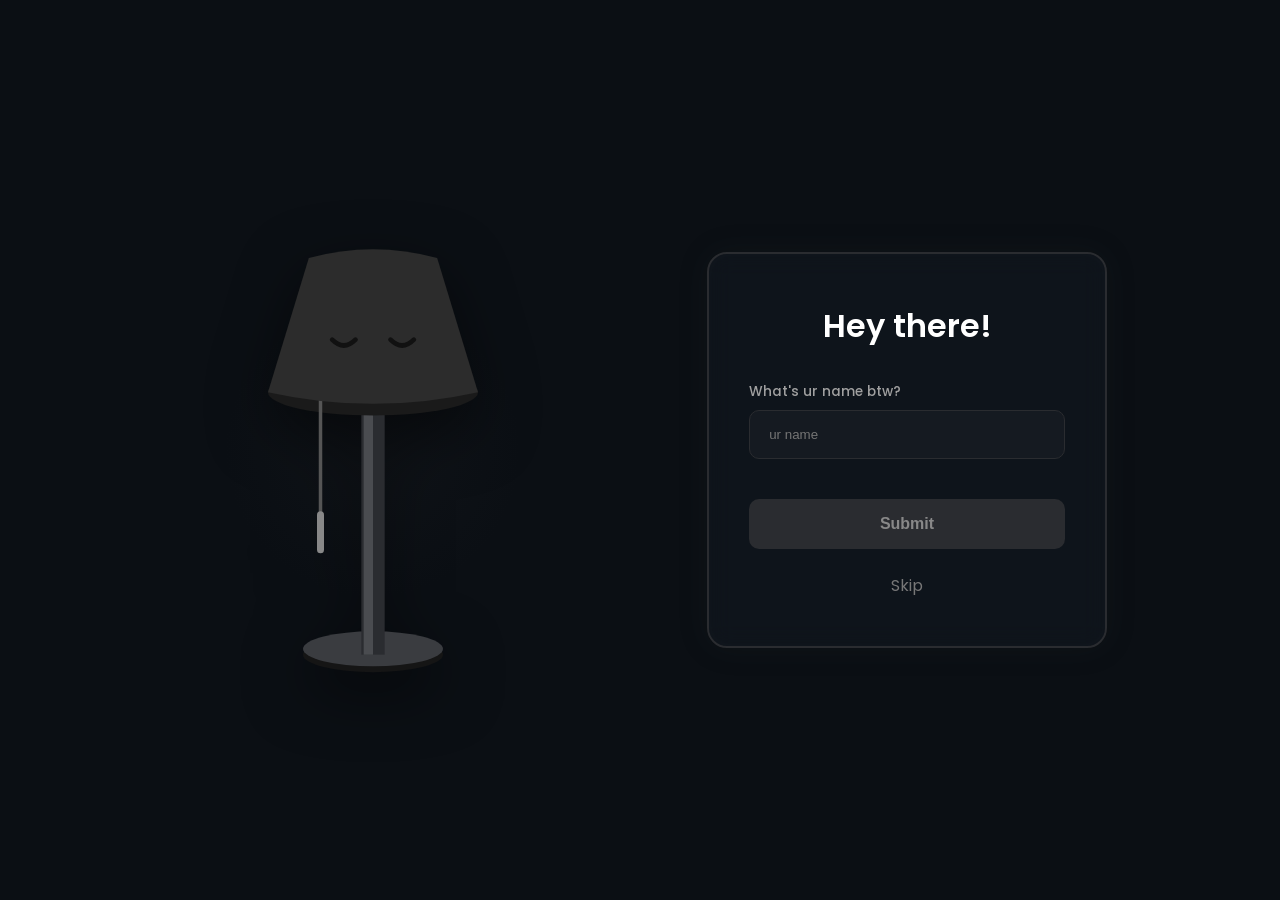
<file: index.html>
<!doctype html>
<html lang="en">
  <head>
    <meta charset="UTF-8" />
    <meta name="viewport" content="width=device-width, initial-scale=1.0" />
    <title>Hi</title>
    <style>
      @import url("https://fonts.googleapis.com/css2?family=Poppins:wght@400;500;600;700&display=swap");

      :root {
        --bg-color: #0b0f14;
        --font-family: "Poppins", sans-serif;
        --theme-color: #2a2c30;
        --theme-glow-rgb: 42, 44, 48;
        --shade-color: #2c2c2c;
        --bulb-color: #1a1a1a;
        --light-opacity: 0;
        --btn-text-color: #888;
        --btn-bg: #2a2c30;
      }

      * {
        margin: 0;
        padding: 0;
        box-sizing: border-box;
      }

      body {
        background-color: var(--bg-color);
        color: #ffffff;
        font-family: var(--font-family);
        min-height: 100vh;
        display: flex;
        justify-content: center;
        align-items: center;
        overflow-x: hidden;
      }

      .container {
        display: flex;
        width: 100%;
        max-width: 1100px;
        height: 600px;
        padding: 2rem;
        gap: 2rem;
      }

      .lamp-section {
        flex: 1;
        display: flex;
        justify-content: center;
        align-items: center;
        position: relative;
      }

      .lamp-svg {
        width: 100%;
        max-width: 350px;
        height: auto;
        overflow: visible;
        filter: drop-shadow(0 20px 30px rgba(0, 0, 0, 0.5));
      }

      .shade-main {
        fill: var(--shade-color);
        transition: fill 0.6s ease;
      }
      .shade-inner {
        fill: var(--bulb-color);
        transition: fill 0.6s ease;
      }
      .light-cone {
        opacity: var(--light-opacity);
        transition: opacity 0.6s ease;
      }
      .face-sleep {
        transition: opacity 0.3s ease;
      }
      .face-awake {
        opacity: 0;
        transition: opacity 0.3s ease;
      }

      .pull-string-group {
        cursor: pointer;
        transform-origin: top;
        transition: transform 0.2s cubic-bezier(0.175, 0.885, 0.32, 1.275);
      }
      .pull-string-group:hover .string-handle {
        stroke: #ffffff;
      }

      .lamp-ambient-glow {
        position: absolute;
        width: 300px;
        height: 300px;
        background: radial-gradient(
          circle,
          rgba(var(--theme-glow-rgb), 0.15) 0%,
          transparent 70%
        );
        top: 50%;
        left: 50%;
        transform: translate(-50%, -50%);
        z-index: -1;
        transition: background 0.6s ease;
        pointer-events: none;
      }

      .login-section {
        flex: 1;
        display: flex;
        justify-content: center;
        align-items: center;
      }

      .login-card {
        width: 100%;
        max-width: 400px;
        background: rgba(18, 24, 32, 0.6);
        backdrop-filter: blur(12px);
        padding: 3rem 2.5rem;
        border-radius: 20px;
        border: 2px solid var(--theme-color);
        box-shadow:
          0 0 30px rgba(var(--theme-glow-rgb), 0.15),
          inset 0 0 15px rgba(255, 255, 255, 0.02);
        transition:
          border-color 0.6s ease,
          box-shadow 0.6s ease;
      }

      .login-card h2 {
        font-size: 2rem;
        font-weight: 600;
        text-align: center;
        margin-bottom: 2rem;


      }
      .input-group {
        margin-bottom: 1.5rem;
        display: flex;
        flex-direction: column;
      }
      .input-group label {
        font-size: 0.85rem;
        color: #a0a0a0;
        margin-bottom: 0.5rem;
        font-weight: 500;
      }

      .input-group input {
        background: #151a21;
        border: 1px solid #2a2c30;
        padding: 1rem 1.2rem;
        border-radius: 10px;
        color: #fff;
        outline: none;
        transition:
          border-color 0.3s ease,
          box-shadow 0.3s ease;
      }
      .input-group input:focus {
        border-color: var(--theme-color);
        box-shadow: 0 0 10px rgba(var(--theme-glow-rgb), 0.3);
      }

      .login-btn {
        width: 100%;
        padding: 1rem;
        border: none;
        border-radius: 10px;
        background: var(--btn-bg);
        color: var(--btn-text-color);
        font-size: 1rem;
        font-weight: 600;
        cursor: pointer;
        margin-top: 1rem;
        transition: all 0.4s ease;
      }

      .login-btn:hover {
        filter: brightness(1.1);
        transform: translateY(-2px);
      }
      .forgot-pass {
        display: block;
        text-align: center;
        margin-top: 1.5rem;
        color: #777;
        text-decoration: none;
      }
      .forgot-pass:hover {
        color: #fff;
      }

      @media (max-width: 768px) {
        .container {
          flex-direction: column;
          height: auto;
        }
        .lamp-svg {
          max-width: 250px;
        }
      }
    </style>
  </head>
  <body>
    <div class="container">
      <div class="lamp-section">
        <div class="lamp-ambient-glow"></div>
        <svg
          class="lamp-svg"
          viewBox="0 0 300 450"
          xmlns="http://www.w3.org/2000/svg"
        >
          <defs>
            <linearGradient
              id="lightConeGrad"
              x1="0%"
              y1="0%"
              x2="0%"
              y2="100%"
            >
              <stop offset="0%" stop-color="#ffffff" stop-opacity="0.8" />
              <stop offset="100%" stop-color="#ffffff" stop-opacity="0" />
            </linearGradient>
            <clipPath id="mouthClip">
              <path d="M 125 155 Q 150 190 175 155 Z" />
            </clipPath>
          </defs>

          <polygon
            points="90,180 210,180 320,450 -20,450"
            fill="url(#lightConeGrad)"
            class="light-cone"
          />
          <ellipse cx="150" cy="400" rx="60" ry="15" fill="#151515" />
          <ellipse cx="150" cy="395" rx="60" ry="15" fill="#3a3c40" />
          <rect x="140" y="180" width="20" height="220" fill="#2a2c30" />
          <rect x="142" y="180" width="8" height="220" fill="#4a4c50" />
          <ellipse cx="150" cy="175" rx="90" ry="20" class="shade-inner" />

          <g class="pull-string-group" onclick="toggleLamp()">
            <line
              x1="105"
              y1="180"
              x2="105"
              y2="280"
              stroke="#555"
              stroke-width="3"
            />
            <line
              x1="105"
              y1="280"
              x2="105"
              y2="310"
              stroke="#888"
              stroke-width="6"
              stroke-linecap="round"
              class="string-handle"
            />
          </g>

          <path
            d="M 95 60 Q 150 45 205 60 L 240 175 Q 150 195 60 175 Z"
            class="shade-main"
          />

          <g class="face-sleep">
            <path
              d="M 115 130 Q 125 140 135 130"
              stroke="#111"
              stroke-width="4"
              fill="none"
              stroke-linecap="round"
            />
            <path
              d="M 165 130 Q 175 140 185 130"
              stroke="#111"
              stroke-width="4"
              fill="none"
              stroke-linecap="round"
            />
          </g>

          <g class="face-awake">
            <path
              d="M 115 130 Q 125 115 135 130"
              stroke="#111"
              stroke-width="4"
              fill="none"
              stroke-linecap="round"
            />
            <path
              d="M 165 130 Q 175 115 185 130"
              stroke="#111"
              stroke-width="4"
              fill="none"
              stroke-linecap="round"
            />
            <g>
              <path d="M 125 155 Q 150 190 175 155 Z" fill="#111" />
              <path
                d="M 140 165 Q 150 190 160 165 Z"
                fill="#f87171"
                clip-path="url(#mouthClip)"
              />
            </g>
          </g>
        </svg>
      </div>

      <div class="login-section">
        <div class="login-card">
          <h2>Hey there!</h2>
          
          <form onsubmit="event.preventDefault(); senddata();">
            <div class="input-group">
              <label>What's ur name btw?</label>
              <input type="text" id="name" placeholder="ur name" maxlength="11"/>
            </div>
            <h6 id="Error" style="color: rgb(241, 78, 182); font-weight: bold;" onclick="cls()"></h6>
            <button type="submit" class="login-btn">Submit</button>
          </form>
          <a href="main.html" class="forgot-pass">Skip</a>
        </div>
      </div>
    </div>

    <script>
        //lamp
      const lampStates = [
    { 
        lamp: "OFF", 
        themeColor: "#2a2c30", 
        themeGlowRGB: "42, 44, 48", 
        shadeColor: "#2c2c2c", 
        bulbColor: "#1a1a1a", 
        lightOpacity: "0", 
        btnBg: "#2a2c30", 
        btnText: "#888", 
        faceAwakeOpacity: "0", 
        faceSleepOpacity: "1" 
    },
    
    { 
        lamp: "ON", 
        themeColor: "#a855f7", 
        themeGlowRGB: "168, 85, 247", 
        shadeColor: "#5b476b", 
        bulbColor: "#f3e8ff", 
        lightOpacity: "0.2", 
        btnBg: "#a855f7", 
        btnText: "#fff", 
        faceAwakeOpacity: "1", 
        faceSleepOpacity: "0" 
    },
    
    { 
        lamp: "OFF", 
        themeColor: "#2a2c30", 
        themeGlowRGB: "42, 44, 48", 
        shadeColor: "#2c2c2c", 
        bulbColor: "#1a1a1a", 
        lightOpacity: "0", 
        btnBg: "#2a2c30", 
        btnText: "#888", 
        faceAwakeOpacity: "0", 
        faceSleepOpacity: "1" 
    },
    
    { 
        lamp: "ON", 
        themeColor: "#2dd4bf", 
        themeGlowRGB: "45, 212, 191", 
        shadeColor: "#455e5a", 
        bulbColor: "#e6fffa", 
        lightOpacity: "0.2", 
        btnBg: "#2dd4bf", 
        btnText: "#fff", 
        faceAwakeOpacity: "1", 
        faceSleepOpacity: "0" 
    }
];

      let currentStateIndex = 0;
      const pullString = document.querySelector(".pull-string-group");
      const rootStyles = document.documentElement.style;
      const faceAwake = document.querySelector(".face-awake");
      const faceSleep = document.querySelector(".face-sleep");

      function toggleLamp() {
        pullString.style.transform = "translateY(15px)";
        setTimeout(() => {
          pullString.style.transform = "translateY(0)";
        }, 150);

        currentStateIndex = (currentStateIndex + 1) % lampStates.length;
        const config = lampStates[currentStateIndex];

        rootStyles.setProperty("--theme-color", config.themeColor);
        rootStyles.setProperty("--theme-glow-rgb", config.themeGlowRGB);
        rootStyles.setProperty("--shade-color", config.shadeColor);
        rootStyles.setProperty("--bulb-color", config.bulbColor);
        rootStyles.setProperty("--light-opacity", config.lightOpacity);
        rootStyles.setProperty("--btn-bg", config.btnBg);
        rootStyles.setProperty("--btn-text-color", config.btnText);

        faceAwake.style.opacity = config.faceAwakeOpacity;
        faceSleep.style.opacity = config.faceSleepOpacity;
      }


      // log
      function senddata() {
            const name = document.getElementById("name").value;
            const error = document.getElementById("Error");
            
            if (name.trim() === "") {
                error.innerText = "u can skip this page if u want";
                return;
            }
            
            localStorage.setItem("userName", name);
            
            window.location.href = "main.html";
        }

      function cls(){
        const error = document.getElementById("Error");
        error.innerText = "";
      }


    </script>
  </body>
</html>
</file>
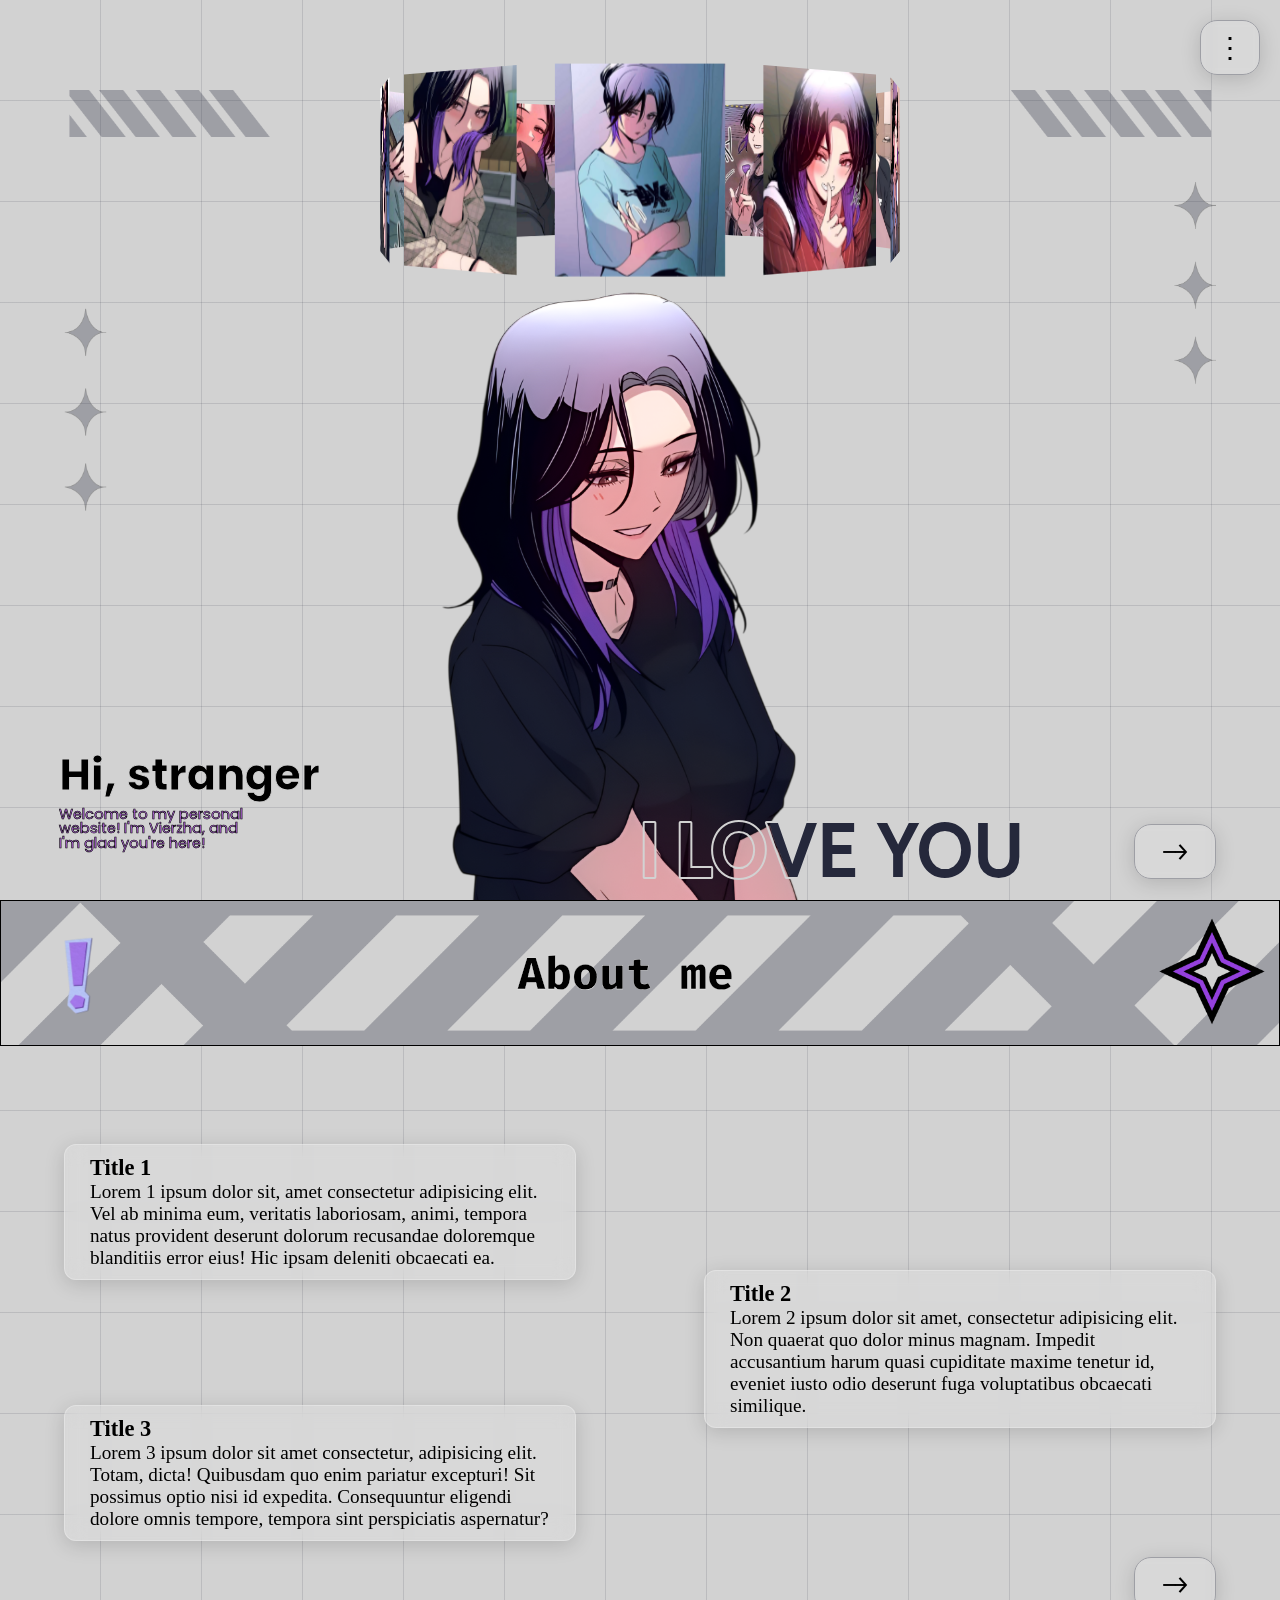
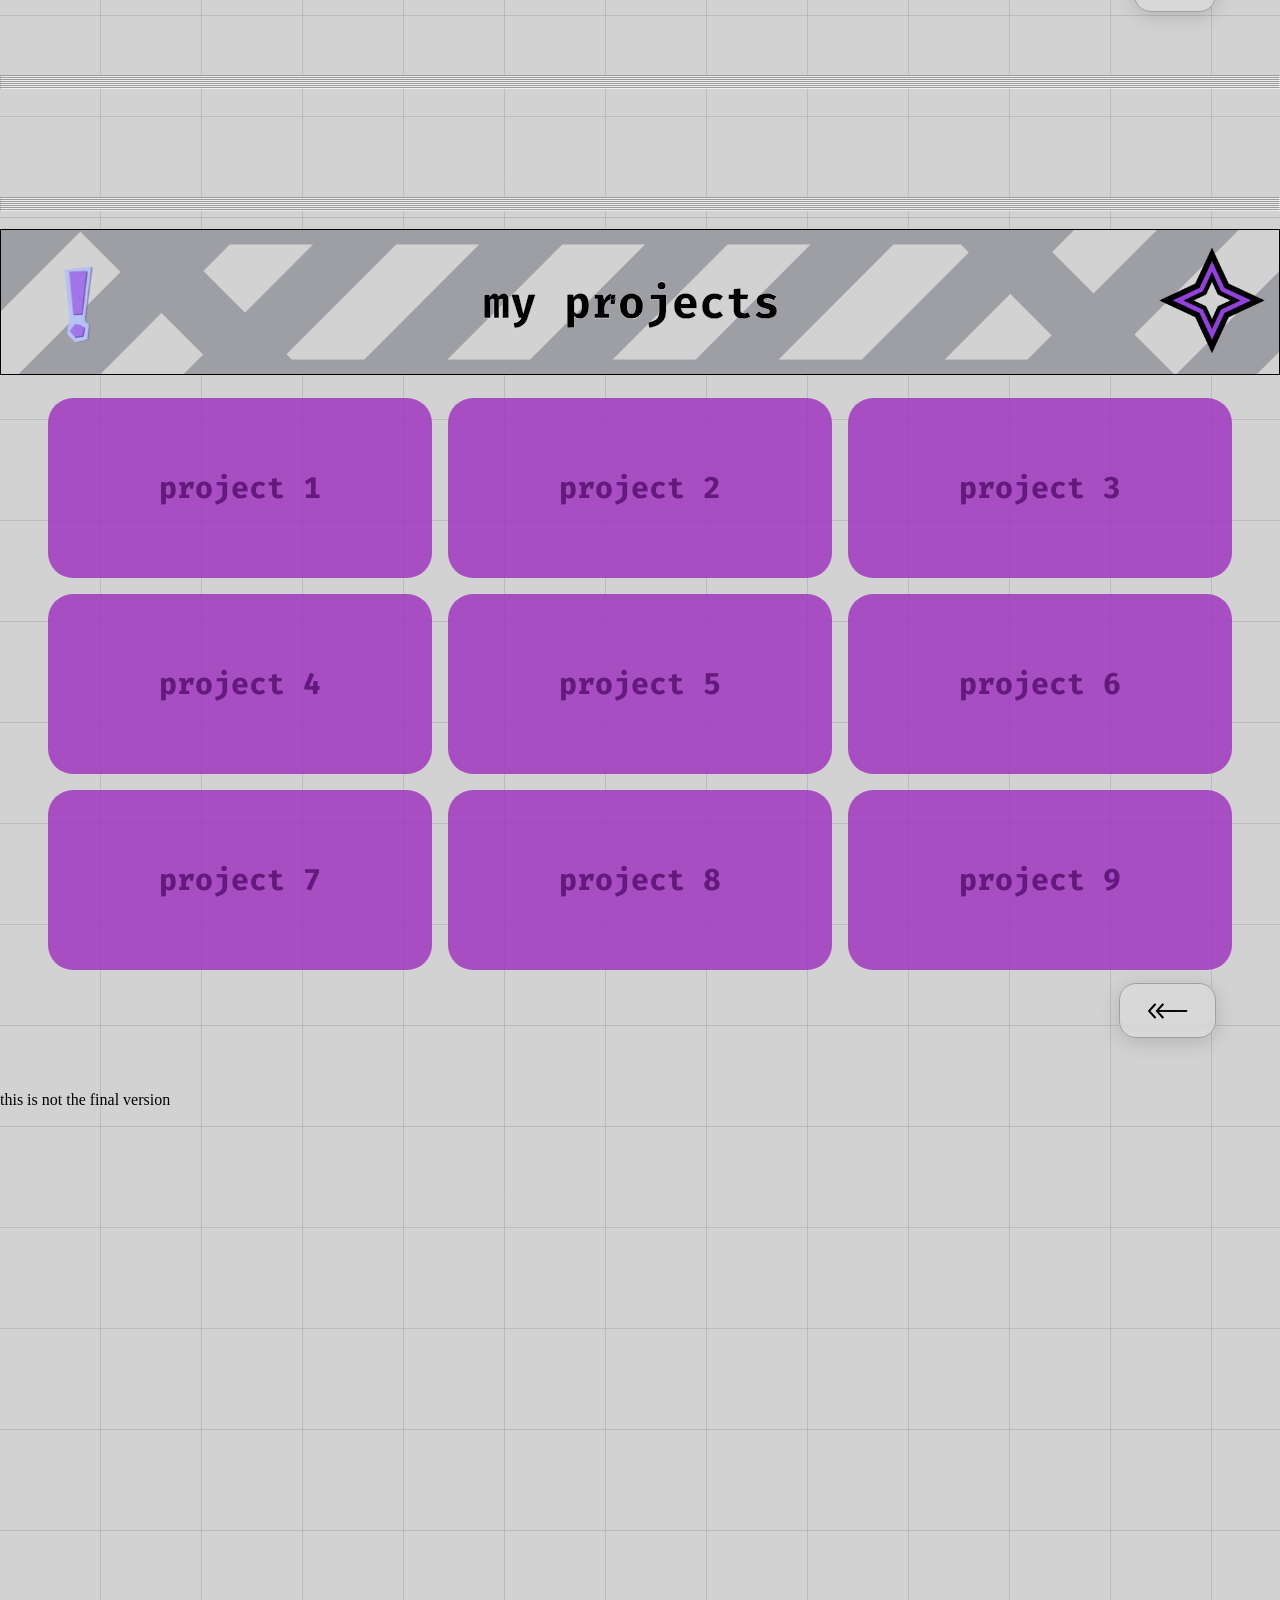
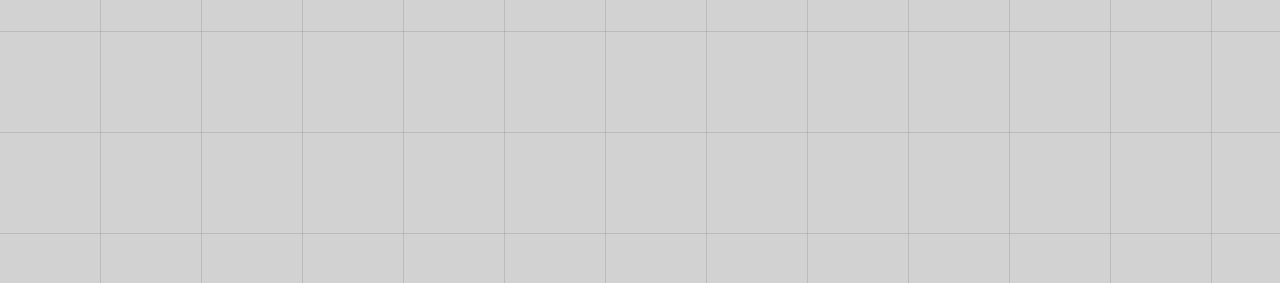
<file: main.html>
<!-- index.html -->
<!doctype html>
<html lang="en">
  <head>
    <meta charset="UTF-8" />
    <meta name="viewport" content="width=device-width, initial-scale=1.0" />
    <link href="/css/base.css" rel="stylesheet" />
    <link href="/css/slider.css" rel="stylesheet" />
    <title>Vierzha</title>

    <!-- favicon -->
    <link
      rel="apple-touch-icon"
      sizes="57x57"
      href="fav/apple-icon-57x57.png"
    />
    <link
      rel="apple-touch-icon"
      sizes="60x60"
      href="fav/apple-icon-60x60.png"
    />
    <link
      rel="apple-touch-icon"
      sizes="72x72"
      href="fav/apple-icon-72x72.png"
    />
    <link
      rel="apple-touch-icon"
      sizes="76x76"
      href="fav/apple-icon-76x76.png"
    />
    <link
      rel="apple-touch-icon"
      sizes="114x114"
      href="fav/apple-icon-114x114.png"
    />
    <link
      rel="apple-touch-icon"
      sizes="120x120"
      href="fav/apple-icon-120x120.png"
    />
    <link
      rel="apple-touch-icon"
      sizes="144x144"
      href="fav/apple-icon-144x144.png"
    />
    <link
      rel="apple-touch-icon"
      sizes="152x152"
      href="fav/apple-icon-152x152.png"
    />
    <link
      rel="apple-touch-icon"
      sizes="180x180"
      href="fav/apple-icon-180x180.png"
    />

    <link
      rel="icon"
      type="image/png"
      sizes="192x192"
      href="fav/android-icon-192x192.png"
    />
    <link
      rel="icon"
      type="image/png"
      sizes="32x32"
      href="fav/favicon-32x32.png"
    />
    <link
      rel="icon"
      type="image/png"
      sizes="96x96"
      href="fav/favicon-96x96.png"
    />
    <link
      rel="icon"
      type="image/png"
      sizes="16x16"
      href="fav/favicon-16x16.png"
    />

    <link rel="manifest" href="manifest.json" />

    <meta name="msapplication-TileColor" content="#ffffff" />
    <meta name="msapplication-TileImage" content="fav/ms-icon-144x144.png" />

    <meta name="theme-color" content="#ffffff" />
  </head>
  <body>
    <div class="menu-container">
      <button class="menu-button" id="menuBtn">&#8942;</button>
      <div class="dropdown-content" id="dropdownMenu">
        <a href="#home">Home</a>
        <a href="#about">About Me</a>
        <a href="#projects">My Projects</a>
        <a href="#" onclick="logout()">Logout</a>
      </div>
    </div>

    <!-- Main container for the 3D slider and content -->
    <div id="home" class="banner">
      <!-- 3D slider container -->
      <div class="slider" style="--quantity: 10">
        <div class="item" style="--position: 1">
          <a href="https://github.com/vierzhaa">
            <img src="/images/haein1.jpeg" alt="haein 1" />
          </a>
        </div>
        <div class="item" style="--position: 2">
          <img src="/images/haein2.jpeg" alt="haein 2" />
        </div>
        <div class="item" style="--position: 3">
          <img src="/images/haein3.jpeg" alt="haein 3" />
        </div>
        <div class="item" style="--position: 4">
          <img src="/images/haein4.jpeg" alt="haein 4" />
        </div>
        <div class="item" style="--position: 5">
          <img src="/images/haein5.jpeg" alt="haein 5" />
        </div>
        <div class="item" style="--position: 6">
          <img src="/images/haein6.jpeg" alt="haein 6" />
        </div>
        <div class="item" style="--position: 7">
          <img src="/images/haein7.jpeg" alt="haein 7" />
        </div>
        <div class="item" style="--position: 8">
          <img src="/images/haein8.jpeg" alt="haein 8" />
        </div>
        <div class="item" style="--position: 9">
          <img src="/images/haein9.jpeg" alt="haein 9" />
        </div>
        <div class="item" style="--position: 10">
          <img src="/images/haein10.jpeg" alt="haein 10" />
        </div>
      </div>
      <div class="content">
        <h1 data-content="I LOVE YOU">I LOVE YOU</h1>
        <div class="author">
          <h2 id="sayhi" data-content="Hi, stranger">Hi, stranger</h2>
          <p
            data-content="Welcome to my personal website! I'm Vierzha, and I'm glad you're here!"
            class="description"
          >
            Welcome to my personal website! I'm Vierzha, and I'm glad you're here!
          </p>
        </div>
        <div class="next"><a href="#about">  ->  </a></div>
        <div class="model"></div>
      </div>
    </div>
    <div id="about" class="banner-box">
      <img class="h" src="images/sep.png" alt="sep" />
      <img class="exl" src="images/exl.png" alt="" />
      <h2 class="headsc">About me</h2>
    </div>
    <div class="sliderrr" style="--width: 100px; --height: 50px; --quantity: 8">
      <div class="list">
        <div class="item" style="--position: 1">
          <img src="images/vb.png" alt="1" />
        </div>
        <div class="item" style="--position: 2">
          <img src="images/va.png" alt="2" />
        </div>
        <div class="item" style="--position: 3">
          <img src="images/vs.png" alt="3" />
        </div>
        <div class="item" style="--position: 4">
          <img src="images/vx.png" alt="4" />
        </div>
        <div class="item" style="--position: 5">
          <img src="images/vy.png" alt="5" />
        </div>
        <div class="item" style="--position: 6">
          <img src="images/vz.png" alt="6" />
        </div>
        <div class="item" style="--position: 7">
          <img src="images/vr.png" alt="7" />
        </div>
        <div class="item" style="--position: 8">
          <img src="images/vg.png" alt="8" />
        </div>
      </div>
    </div>
    <br />
    <div class="text">
      <div class="parag1">
        <h3>Title 1</h3>
        <p>
          Lorem 1 ipsum dolor sit, amet consectetur adipisicing elit. Vel ab
          minima eum, veritatis laboriosam, animi, tempora natus provident
          deserunt dolorum recusandae doloremque blanditiis error eius! Hic
          ipsam deleniti obcaecati ea.
        </p>
      </div>
      <div class="parag2">
        <h3>Title 2</h3>
        <p>
          Lorem 2 ipsum dolor sit amet, consectetur adipisicing elit. Non
          quaerat quo dolor minus magnam. Impedit accusantium harum quasi
          cupiditate maxime tenetur id, eveniet iusto odio deserunt fuga
          voluptatibus obcaecati similique.
        </p>
      </div>
      <div class="parag3">
        <h3>Title 3</h3>
        <p>
          Lorem 3 ipsum dolor sit amet consectetur, adipisicing elit. Totam,
          dicta! Quibusdam quo enim pariatur excepturi! Sit possimus optio nisi
          id expedita. Consequuntur eligendi dolore omnis tempore, tempora sint
          perspiciatis aspernatur?
        </p>
      </div>
      <div class="next2"><a href="#projects">  ->  </a></div>
      <!-- <div class="parag4">
        <h3>Title 4</h3>
        <p>
          Lorem 4, ipsum dolor sit amet consectetur adipisicing elit. Modi
          voluptatem assumenda soluta voluptatum vitae magni. Dolorem rerum, ab,
          dolores porro pariatur excepturi reiciendis obcaecati, delectus odit
          deleniti amet minima inventore?
        </p>
      </div>
      <div class="parag5">
        <h3>Title 5</h3>
        <p>
          Lorem 5 ipsum, dolor sit amet consectetur adipisicing elit. Iusto non
          suscipit deleniti quia, distinctio animi blanditiis nam odio aliquam
          rerum quam voluptates sed corrupti praesentium architecto veniam cum
          in delectus?
        </p>
      </div> -->
    </div>
    <!-- <div
      class="sliderr"
      reverse="true"
      style="--width: 10vw; --quantity: 7"
    >
      <div class="list">
        <div class="item" style="--position: 1">
          <img src="images/slider2_1.jpeg" alt="" />
        </div>
        <div class="item" style="--position: 2">
          <img src="images/slider2_2.jpeg" alt="" />
        </div>
        <div class="item" style="--position: 3">
          <img src="images/slider2_3.jpeg" alt="" />
        </div>
        <div class="item" style="--position: 4">
          <img src="images/slider2_4.jpeg" alt="" />
        </div>
        <div class="item" style="--position: 5">
          <img src="images/slider2_5.jpeg" alt="" />
        </div>
        <div class="item" style="--position: 6">
          <img src="images/slider2_6.jpeg" alt="" />
        </div>
        <div class="item" style="--position: 7">
          <img src="images/slider2_7.jpeg" alt="" />
        </div>
      </div>
    </div> -->
    <hr />
    <hr />
    <hr />
    <hr />
    <hr />
    <hr />
    <hr />
    <br /><br /><br /><br /><br /><br />
    <hr />
    <hr />
    <hr />
    <hr />
    <hr />
    <hr />
    <hr />
    <br />
    <div id="projects" class="banner-box2">
      <img class="h" src="images/sep.png" alt="sep" />
      <img class="exl" src="images/exl.png" alt="" />
      <h2 class="headsc2">my projects</h2>
    </div>
    <div class="grid-container">
      <div class="g-item"><h3>project 1</h3></div>
      <div class="g-item"><h3>project 2</h3></div>
      <div class="g-item"><h3>project 3</h3></div>
      <div class="g-item"><h3>project 4</h3></div>
      <div class="g-item"><h3>project 5</h3></div>
      <div class="g-item"><h3>project 6</h3></div>
      <div class="g-item"><h3>project 7</h3></div>
      <div class="g-item"><h3>project 8</h3></div>
      <div class="g-item"><h3>project 9</h3></div>
    </div>
    <div class="next3"><a href="#home">  <<-  </a></div>
    <br /><br /><br /><br /><br /><br />
    <div class="w">
      <p class="wr">this is not the final version</p>
    </div>
    <br /><br /><br /><br /><br /><br /><br /><br /><br /><br /><br /><br /><br /><br /><br /><br /><br /><br /><br /><br /><br /><br /><br /><br /><br /><br /><br /><br /><br /><br /><br /><br /><br /><br /><br /><br /><br /><br /><br /><br /><br /><br /><br />
    <script src="script.js"></script>
  </body>
</html>
</file>
<file: css/base.css>
/* base.css */
/* Reset default browser styles */
* {
  margin: 0;
  padding: 0;
  box-sizing: border-box;
}

/* Set the background for the entire page */
body {
  background-color: #d2d2d2;
  /* Create a grid pattern using repeating linear gradients */
  background-image: 
    /* Vertical lines */
    repeating-linear-gradient(
      to right,
      transparent 0 100px,
      #25283b22 100px 101px
    ),
    /* Horizontal lines */
    repeating-linear-gradient(
        to bottom,
        transparent 0 100px,
        #25283b22 100px 101px
      );
}

/* Add a decorative background image to the body */
body::before {
  position: absolute;
  width: min(1400px, 90vw); /* Responsive width */
  top: 10%;
  left: 50%;
  height: 90%;
  transform: translateX(-50%); /* Center the element */
  content: ""; /* Required for pseudo-elements */
  background-image: url("/images/bg.png");
  background-size: 100%;
  background-repeat: no-repeat;
  background-position: top center;
  pointer-events: none; /* Prevents the pseudo-element from interfering with user interactions */
}
</file>
<file: css/slider.css>
/* slider.css */

@import url('https://fonts.googleapis.com/css2?family=Fira+Code:wght@300..700&display=swap');

@font-face {
  font-family: "ICA Rubrik Bold";
  font-style: normal;
  font-weight: normal;
  src:
    local("ICA Rubrik Bold"),
    url("/fonts/ICARubrikBold.woff") format("woff");
}

@font-face {
  font-family: "Poppins Regular";
  font-style: normal;
  font-weight: normal;
  src:
    local("Poppins Regular"),
    url("/fonts/Poppins-Regular.woff") format("woff");
}

@font-face {
  font-family: "Poppins Bold";
  font-style: normal;
  font-weight: normal;
  src:
    local("Poppins Bold"),
    url("/fonts/Poppins-Bold.woff") format("woff");
}

html {
  scroll-behavior: smooth;
}

a {
  text-decoration: none;
  color: inherit;
}

.menu-container {
  position: fixed;
  top: 20px;
  right: 20px;
  z-index: 1000;
}

.menu-button {
  background: rgba(255, 255, 255, 0.15);
  backdrop-filter: blur(3px);
  -webkit-backdrop-filter: blur(3px);
  padding: 10px 25px;
  border-radius: 17px;
  border: 1px solid #9e9fa5;
  box-shadow: 0 4px 20px rgba(0, 0, 0, 0.15);
  color: black;
  font-size: 28px;
  padding: 10px 15px;
  cursor: pointer;
  transition: 
    border 0.5s ease,
    border-radius 0.5s ease-in-out;
  
  
}

.menu-button:hover {
  border: 1px solid #9440dd;
  border-radius: 50%;
}

.dropdown-content {
  display: none;
  position: absolute;
  right: 0;
  top: 60px;
  background: rgba(255, 255, 255, 0.15);
  backdrop-filter: blur(5px);
  -webkit-backdrop-filter: blur(5px);
  padding: 10px 25px;
  border-radius: 17px;
  border: 1px solid #9e9fa5;
  box-shadow: 0 4px 20px rgba(0, 0, 0, 0.15);
  min-width: 160px;
  
  overflow: hidden;
}

.dropdown-content a {
  color: black;
  padding: 12px 16px;
  text-decoration: none;
  display: block;
  transition: color 0.3s ease,
  padding 1s ease,;
}

.dropdown-content a:hover {
  color: #272b47;
  padding: 16px 20px;
  background: rgba(255, 255, 255, 0.15);
  backdrop-filter: blur(1px);
  -webkit-backdrop-filter: blur(1px);
  box-shadow: 0 4px 20px rgba(0, 0, 0, 0.15);
  border-radius: 17px;
  border: 1px solid #9e9fa5;
  
}

.show {
  display: block;
}

.content-section {
  height: 100vh;
  display: flex;
  justify-content: center;
  align-items: center;
  border-bottom: 1px solid #ccc;
}

.banner {
  width: 100%;
  height: 100vh;
  text-align: center;
  overflow: hidden;
  position: relative;
}

.banner .slider {
  position: absolute;
  top: 10%;
  width: 8rem;
  height: 10rem;
  left: calc(50% - 4rem);
  transform-style: preserve-3d;
  transform: perspective(62.5rem);
  animation: autoRun 15s linear infinite;
  z-index: 2;
}

.banner .slider:has(.item:hover) {
  animation-play-state: paused;
}

.banner .slider .item {
  position: absolute;
  inset: 0 0 0 0;
  transform: rotateY(
      calc((var(--position) - 1) * (360 / var(--quantity)) * 1deg)
    )
    translateZ(15.5rem);
}

.banner .slider .item img {
  width: 100%;
  height: 100%;
  object-fit: cover;
  transition:
    transform 0.4s ease,
    box-shadow 0.4s ease;
  cursor: pointer;
}

.banner .slider .item:hover img {
  transform: translateY(-12px) scale(1.04);
  box-shadow: 0 24px 48px rgb(255, 255, 255);
}

@keyframes autoRun {
  from {
    transform: perspective(62.5rem) rotateX(-16deg) rotateY(0deg);
  }
  to {
    transform: perspective(62.5rem) rotateX(-16deg) rotateY(360deg);
  }
}

.banner .content {
  position: absolute;
  bottom: 0;
  left: 50%;
  transform: translateX(-50%);
  width: min(1400px, 100vw);
  height: max-content;
  padding-bottom: 5px;
  display: flex;
  flex-wrap: wrap;
  justify-content: space-between;
  align-items: center;
  z-index: 1;
}

.banner .content h1 {
  font-family: "ICA Rubrik Bold";
  font-size: 5em;
  line-height: 1em;
  color: #25283b;
  position: absolute;
  bottom: 10px;
  left: 50vw;
}

.banner .content h1::after {
  position: absolute;
  inset: 0 0 0 0;
  content: attr(data-content);
  z-index: 2;
  -webkit-text-stroke: 2px #d2d2d2;
  color: transparent;
}

.banner .content .author {
  font-family: "Poppins Bold";
  font-size: 90%;
  text-align: left;
  position: absolute;
  bottom: 50px;
  right: 75vw;
}

/* .banner .content .description {
  right: 10px;
  max-width: 200px;
  line-height: 1;
  font-family: "Poppins Regular";
  text-align: left;
} */

.banner .content h2 {
  font-size: 3em;
  position: relative;
}

.banner .content h2::after {
  position: absolute;
  inset: 0 0 0 0;
  content: attr(data-content);
  z-index: 2;
  -webkit-text-stroke: 0.07vw #d2d2d2;
  color: transparent;
}

.banner .content .description {
  right: 0px;
  max-width: 200px;
  line-height: 1;
  font-family: "Poppins Regular";
  text-align: left;
  color: #c470f1;
  position: relative;
}

.banner .content .description::after {
  position: absolute;
  inset: 0 0 0 0;
  content: attr(data-content);
  z-index: 2;
  -webkit-text-stroke: 0.05vw #000000;
  color: transparent;
}

.next {
  font-family: "Fira Code", monospace;
  background: rgba(255, 255, 255, 0.15);
  backdrop-filter: blur(3px);
  -webkit-backdrop-filter: blur(3px);
  padding: 10px 25px;
  border-radius: 17px;
  border: 1px solid #9e9fa5;
  box-shadow: 0 4px 20px rgba(0, 0, 0, 0.15);
  font-size: 2vw;
  text-align: left;
  position: absolute;
  bottom: 2.3vh;
  right: 5vw;
  z-index: 10;
  transition:
    border 0.7s ease,
    border-radius 0.7s ease-in-out;
}

.next2 {
  font-family: "Fira Code", monospace;
  background: rgba(255, 255, 255, 0.15);
  backdrop-filter: blur(3px);
  -webkit-backdrop-filter: blur(3px);
  padding: 10px 25px;
  border-radius: 17px;
  border: 1px solid #9e9fa5;
  box-shadow: 0 4px 20px rgba(0, 0, 0, 0.15);
  font-size: 2vw;
  text-align: left;
  position: absolute;
  bottom: 7vh;
  right: 5vw;
  z-index: 10;
  transition:
    border 0.7s ease,
    border-radius 0.7s ease-in-out;
}

.next3 {
  font-family: "Fira Code", monospace;
  background: rgba(255, 255, 255, 0.15);
  backdrop-filter: blur(3px);
  -webkit-backdrop-filter: blur(3px);
  padding: 10px 25px;
  border-radius: 17px;
  border: 1px solid #9e9fa5;
  box-shadow: 0 4px 20px rgba(0, 0, 0, 0.15);
  font-size: 2vw;
  text-align: left;
  position: absolute;
  bottom: calc(-200vh+10vw);
  right: 5vw;
  z-index: 10;
  transition:
    border 0.7s ease,
    border-radius 0.7s ease-in-out;
}

.next:hover,
.next2:hover,
.next3:hover {
  border: 1px solid #9440dd;
  border-radius: 67px;
}

.banner .content .model {
  background-image: url("/images/shinnnn.png");
  width: 100%;
  height: 70vh;
  position: absolute;
  bottom: 0;
  left: 0;
  background-size: auto 125%;
  background-repeat: no-repeat;
  background-position: top center;
  z-index: 1;
}

.banner-box,
.banner-box2 {
  position: relative;
  display: inline-block;

  margin-bottom: 7px;
}

/* separator  */
.h {
  max-width: 100%;
  height: auto;
  border: 1.5px solid black;
  display: block;
}

.exl {
  position: absolute;
  top: 50%;
  left: 1vw;
  height: 90%;
  width: auto;
  z-index: 10;
  object-fit: contain;

  transform: translateY(-50%);

  animation-name: autoRotateAnimation;
  animation-duration: 1s;
  animation-timing-function: linear;

  animation-fill-mode: both;

  animation-timeline: view();
  animation-range: entry 0% exit -99%;
}

@keyframes autoRotateAnimation {
  from {
    transform: translateY(-50%) rotate(0deg);
  }
  to {
    transform: translateY(-50%) rotate(360deg);
  }
}
/* hi guys */
.headsc {
  font-family: "Fira Code", monospace;
  font-size: 3.5vw;
  color: black;
  -webkit-text-stroke: 0.025vw rgb(255, 255, 255);

  position: absolute;
  top: 31%;
  left: 40.45vw;
  height: 90%;
  width: auto;
  z-index: 10;
  object-fit: contain;
  /* 
 
  background: rgba(255, 255, 255, 0.15); 
  backdrop-filter: blur(10px);            
  -webkit-backdrop-filter: blur(10px);  
  padding: 10px 25px;                    
  border-radius: 12px;                  
  border: 1px solid rgba(255, 255, 255, 0.25);
  box-shadow: 0 4px 20px rgba(0, 0, 0, 0.15);   */
}

.headsc2 {
  font-family: "Fira Code", monospace;
  font-size: 3.5vw;
  color: black;
  -webkit-text-stroke: 0.025vw rgb(255, 255, 255);

  position: absolute;
  top: 31%;
  left: 37.7vw;
  height: 90%;
  width: auto;
  z-index: 111;
  object-fit: contain;
  /* 
 
  background: rgba(255, 255, 255, 0.15); 
  backdrop-filter: blur(10px);            
  -webkit-backdrop-filter: blur(10px);  
  padding: 10px 25px;                    
  border-radius: 12px;                  
  border: 1px solid rgba(255, 255, 255, 0.25);
  box-shadow: 0 4px 20px rgba(0, 0, 0, 0.15);   */
}

.sliderrr {
  width: 100%;
  height: var(--height);
  overflow: hidden;
  mask-image: linear-gradient(to right, transparent, #000 10% 90%, transparent);
  margin-bottom: 10px;
}

.sliderrr .list {
  display: flex;
  width: 100%;
  min-width: calc(var(--width) * var(--quantity));
  position: relative;
  height: 100%;
}

.sliderrr .list .item {
  width: var(--width);
  height: var(--height);
  position: absolute;
  left: 100%;
  animation: slideRun 10s linear infinite;
  transition: filter 0.5s;
  animation-delay: calc((10s / var(--quantity)) * (var(--position) - 1));
  padding-right: 8px; /* gap lives here now */
  box-sizing: border-box;
}

.sliderrr .list .item img {
  width: 100%;
  height: 100%;
  object-fit: cover;
  display: block;
}

@keyframes slideRun {
  from {
    left: 100%;
  }
  to {
    left: calc(var(--width) * -1);
  }
}

.sliderrr:hover .item {
  animation-play-state: paused !important;
  filter: grayscale(1);
}

.sliderrr:hover .item:hover {
  filter: grayscale(0);
  /* 

.sliderr {
  width: 100%;
  overflow: hidden;
  mask-image: linear-gradient(to right, transparent, #000 10% 90%, transparent);
  margin-bottom: 10px;
}

.sliderr .list {
  display: flex;
  width: 100%;
  min-width: calc(var(--width) * var(--quantity));
  position: relative;
  aspect-ratio: var(--quantity) / 1; 
}

.sliderr .list .item {
  width: var(--width);
  aspect-ratio: 1 / 1; 
  position: absolute;
  left: 100%;
  animation: slideRun 10s linear infinite;
  transition: filter 0.5s;
  animation-delay: calc((10s / var(--quantity)) * (var(--position) - 1));
  padding-right: 8px; 
  box-sizing: border-box;
}

.sliderr .list .item img {
  width: 100%;
  height: 100%;
  object-fit: cover;
  display: block;
}

.sliderr[reverse="true"] .item {
  animation: reversePlay 10s linear infinite;
  animation-delay: calc((10s / var(--quantity)) * (var(--position) - 1));
}

@keyframes reversePlay {
  from { left: calc(var(--width) * -1); }
  to { left: 100%; }
}

.sliderr:hover .item {
  animation-play-state: paused !important;
  filter: grayscale(1);
}

.sliderr:hover .item:hover {
  filter: grayscale(0);
}
 */
}

.text {
  font-size: 1.5vw;
  position: relative;
  width: 100%;
  height: 60vh;
}

.parag1,
.parag2,
.parag3,
.parag4,
.parag5 {
  max-width: 40vw;
  position: absolute;
  animation: autoShowAnimation both;
  animation-timeline: view(70% 5%);
  background: rgba(255, 255, 255, 0.15);
  backdrop-filter: blur(10px);
  -webkit-backdrop-filter: blur(10px);
  padding: 10px 25px;
  border-radius: 12px;
  border: 1px solid rgba(255, 255, 255, 0.25);
  box-shadow: 0 4px 20px rgba(0, 0, 0, 0.15);
}

.parag1 {
  top: 1vh;
  left: 5vw;
}

.parag2 {
  top: 15vh;
  right: 5vw;
}
/* gap 25vh or 12.5vh */
.parag3 {
  top: 30vh;
  left: 5vw;
}

/* .parag4 {
  top: 45vh;
  right: 5vw;
}

.parag5 {
  top: 60vh;
  left: 5vw;
} */

@keyframes autoShowAnimation {
  from {
    opacity: 0;
    transform: translateY(200px) scale(0.3);
  }
  to {
    opacity: 1;
    transform: translateY(0) scale(1);
  }
}

.grid-container {
  display: grid;
  justify-content: center;
  align-content: center;
  grid-template-columns: 30vw 30vw 30vw;
  grid-template-rows: 20vh 20vh 20vh;
  padding: 1vw;
  gap: 1em;
  transition: grid-template-columns 0.4s ease-in-out;
}

.grid-container:has(.g-item:nth-child(3n + 1):hover) {
  grid-template-columns: 40vw 25vw 25vw;
}
.grid-container:has(.g-item:nth-child(3n + 2):hover) {
  grid-template-columns: 25vw 40vw 25vw;
}
.grid-container:has(.g-item:nth-child(3n + 3):hover) {
  grid-template-columns: 25vw 25vw 40vw;
}

.g-item {
  display: flex;
  justify-content: center;
  align-items: center;
  padding: 2em;
  background-color: rgba(160, 51, 193, 0.826);
  color: rgb(100, 25, 125);
  font-size: 2vw;
  font-family: "Fira Code", monospace;

  border-radius: 25px;

  transition:
    background-color 0.3s ease,
    border-radius 0.4s ease-in-out;
}

.g-item:hover {
  background-color: rgba(130, 30, 160, 0.9);
  cursor: pointer;

  border-radius: 51px;
}

.grid-container:hover .g-item:not(:hover) {
  border-radius: 11px;
}

@media screen and (min-width: 1667px) {
  .next {
    right: -7vw;
  }
}

@media screen and (max-width: 1200px) {
  .banner .slider {
    width: 100px;
    height: 130px;
    left: calc(50% - 50px);
  }

  .banner .content h1 {
    font-family: "ICA Rubrik Bold";
    font-size: 3em;
    line-height: 1em;
    color: #25283b;
    position: absolute;
    bottom: 10px;
    left: 50vw;
  }

  .banner .content h1::after {
    position: absolute;
    inset: 0 0 0 0;
    content: attr(data-content);
    z-index: 2;
    -webkit-text-stroke: 2px #d2d2d2;
    color: transparent;
  }

  .banner .content .author {
    font-family: "Poppins Bold";
    font-size: 60%;
    text-align: left;
    position: absolute;
    bottom: 67px;
    right: 77vw;
  }

  .banner .content .description {
    max-width: 150px;
    line-height: 1;
    font-family: "Poppins Regular";
    text-align: left;
  }

  .banner .content h2 {
    font-size: 3em;
  }

  .banner .slider .item {
    transform: rotateY(
        calc((var(--position) - 1) * (360 / var(--quantity)) * 1deg)
      )
      translateZ(180px);
  }
  .headsc {
    font-family: "Fira Code", monospace;
    font-size: 5vw;
    color: black;
    -webkit-text-stroke: 1px rgb(255, 255, 255);

    position: absolute;
    top: 25%;
    left: 37.7vw;
    height: 90%;
    width: auto;
    z-index: 10;
    object-fit: contain;
    /* 
 
  background: rgba(255, 255, 255, 0.15); 
  backdrop-filter: blur(10px);            
  -webkit-backdrop-filter: blur(10px);  
  padding: 10px 25px;                    
  border-radius: 12px;                  
  border: 1px solid rgba(255, 255, 255, 0.25);
  box-shadow: 0 4px 20px rgba(0, 0, 0, 0.15);   */
  }

  .text {
    font-size: 2vw;
    position: relative;
    width: 100%;
    height: 90vh;
  }

  .parag1 {
    top: 1vh;
    left: 5vw;
  }

  .parag2 {
    top: 15vh;
    right: 5vw;
  }
  /* gap 25vh or 12.5vh */
  .parag3 {
    top: 30vh;
    left: 5vw;
  }

  .parag4 {
    top: 45vh;
    right: 5vw;
  }

  .parag5 {
    top: 60vh;
    left: 5vw;
  }

  .parag1,
  .parag2,
  .parag3,
  .parag4,
  .parag5 {
    max-width: 40vw;
    position: absolute;
    animation: autoShowAnimation both;
    animation-timeline: view(70% 5%);
    background: rgba(255, 255, 255, 0.15);
    backdrop-filter: blur(10px);
    -webkit-backdrop-filter: blur(10px);
    padding: 5px 5px;
    border-radius: 12px;
    border: 1px solid rgba(255, 255, 255, 0.25);
    box-shadow: 0 4px 20px rgba(0, 0, 0, 0.15);
  }
}

@media screen and (max-width: 480px) {
  .banner .slider {
    width: 70px;
    height: 90px;
    left: calc(50% - 35px);
  }

  .banner .content h1 {
    font-family: "ICA Rubrik Bold";
    font-size: 3em;
    line-height: 1em;
    color: #000000;
    position: absolute;
    bottom: 10px;
    left: 1vw;
  }

  .banner .content h1::after {
    position: absolute;
    inset: 0 0 0 0;
    content: attr(data-content);
    z-index: 2;
    -webkit-text-stroke: 0.21vw #d2d2d2;
    color: transparent;
  }

  .banner .content .author {
    font-family: "Poppins Bold";
    font-size: 60%;
    color: rgb(0, 0, 0);
    text-align: left;
    position: absolute;
    bottom: 67px;
    right: 0vw;
    z-index: 3;
  }

  .banner .content .description {
    max-width: 150px;
    line-height: 1;
    font-family: "Poppins Regular";
    font-size: 2;
    text-align: left;
  }

  .banner .content h2 {
    font-size: 3em;
  }

  .banner .slider .item {
    transform: rotateY(
        calc((var(--position) - 1) * (360 / var(--quantity)) * 1deg)
      )
      translateZ(110px);
  }

  .headsc {
    font-family: "Fira Code", monospace;
    font-size: 5vw;
    color: black;
    -webkit-text-stroke: 0.03vw rgb(255, 255, 255);

    position: absolute;
    top: 25%;
    left: 37.7vw;
    height: 90%;
    width: auto;
    z-index: 10;
    object-fit: contain;
    /* 
 
  background: rgba(255, 255, 255, 0.15); 
  backdrop-filter: blur(10px);            
  -webkit-backdrop-filter: blur(10px);  
  padding: 10px 25px;                    
  border-radius: 12px;                  
  border: 1px solid rgba(255, 255, 255, 0.25);
  box-shadow: 0 4px 20px rgba(0, 0, 0, 0.15);   */
  }

  .headsc2 {
    font-family: "Fira Code", monospace;
    font-size: 5vw;
    color: black;
    -webkit-text-stroke: 0.03vw rgb(255, 255, 255);

    position: absolute;
    top: 25%;
    left: 33vw;
    height: 90%;
    width: auto;
    z-index: 10;
    object-fit: contain;
    /* 
 
  background: rgba(255, 255, 255, 0.15); 
  backdrop-filter: blur(10px);            
  -webkit-backdrop-filter: blur(10px);  
  padding: 10px 25px;                    
  border-radius: 12px;                  
  border: 1px solid rgba(255, 255, 255, 0.25);
  box-shadow: 0 4px 20px rgba(0, 0, 0, 0.15);   */
  }

  .exl {
    animation-range: entry 0% exit -167%;
  }

  .sliderr {
    --width: 200px;
    --height: 50px;
    mask-image: linear-gradient(
      to right,
      transparent,
      #000 5% 95%,
      transparent
    );
  }

  .text {
    font-size: 3vw;
    position: relative;
    width: 100%;
    height: 85vh;
  }

  .parag1,
  .parag2,
  .parag3,
  .parag4,
  .parag5 {
    max-width: 40vw;
    position: absolute;
    animation: autoShowAnimation both;
    animation-timeline: view(70% 5%);
    background: rgba(255, 255, 255, 0.15);
    backdrop-filter: blur(10px);
    -webkit-backdrop-filter: blur(10px);
    padding: 7px 5px;
    border-radius: 12px;
    border: 1px solid rgba(255, 255, 255, 0.25);
    box-shadow: 0 4px 20px rgba(0, 0, 0, 0.15);
  }
}
</file>
